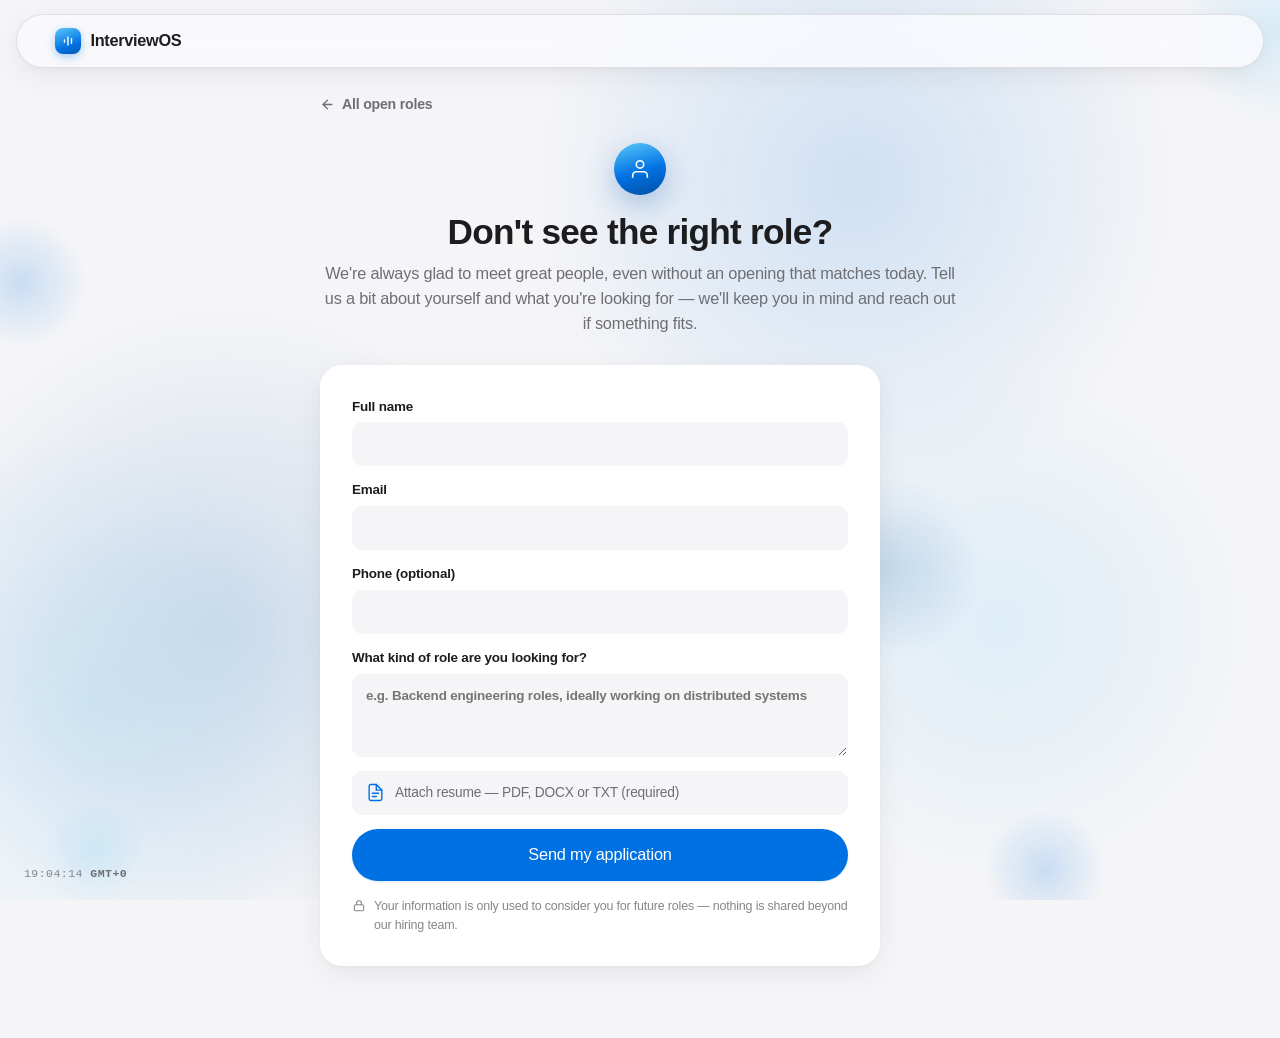
<file: static/apply_general.html>
<!DOCTYPE html>
<html lang="en">
<head>
<meta charset="utf-8">
<meta name="viewport" content="width=device-width, initial-scale=1">
<link rel="icon" type="image/svg+xml" href="/static/favicon.svg">
<title>Tell us about yourself — InterviewOS</title>
<link rel="stylesheet" href="/static/theme.css?v=26">
<style>
  main { display: flex; flex-direction: column; align-items: center; padding: 0 20px clamp(60px, 8vh, 100px); }

  .subbar { width: 100%; max-width: 640px; padding: 18px 0 6px; }
  .back-link {
    display: inline-flex; align-items: center; gap: 7px;
    color: var(--text-2); text-decoration: none; font-size: .88rem; font-weight: 600;
    padding: 8px 14px 8px 10px; border-radius: 999px; margin-left: -10px;
    transition: background .18s var(--ease), color .18s var(--ease), transform .15s var(--ease);
  }
  .back-link:hover { background: var(--fill-2); color: var(--text); transform: translateX(-2px); }
  .back-link svg { flex: none; }

  .page-hero { width: 100%; max-width: 640px; padding: 14px 0 28px; text-align: center; }
  .page-hero .icon {
    width: 52px; height: 52px; border-radius: 50%; margin: 0 auto 18px;
    display: grid; place-items: center;
    background: linear-gradient(165deg, #5ac8fa 0%, #0071e3 55%, #004fa3 100%);
    box-shadow: 0 10px 30px rgba(0, 90, 180, .3); color: #fff;
  }
  .page-hero h1 { font-size: clamp(1.7rem, 3.4vw, 2.2rem); margin-bottom: 10px; }
  .page-hero p { color: var(--text-2); font-size: 1.02rem; line-height: 1.55; }

  .form-card { width: 100%; max-width: 560px; background: var(--surface); border-radius: var(--radius-lg); box-shadow: var(--shadow-2); padding: 32px; }
  #apply-form { display: flex; flex-direction: column; gap: 14px; }
  .field { display: flex; flex-direction: column; gap: 6px; font-size: .84rem; font-weight: 600; color: var(--text); }
  .field input, .field textarea {
    background: var(--fill); border: 1px solid transparent; border-radius: var(--radius-sm);
    color: var(--text); padding: 11px 13px; min-height: 44px; font: inherit;
    transition: background .2s var(--ease), border-color .2s var(--ease), box-shadow .2s var(--ease);
  }
  .field textarea { resize: vertical; }
  .field input:focus, .field textarea:focus { background: var(--surface); border-color: var(--blue); box-shadow: 0 0 0 4px rgba(0,113,227,.14); outline: none; }
  .dropzone {
    display: flex; align-items: center; gap: 10px;
    border-radius: var(--radius-sm); padding: 12px 14px; cursor: pointer;
    color: var(--text-2); font-size: .86rem; background: var(--fill);
    transition: background .2s var(--ease), transform .18s var(--ease), box-shadow .18s var(--ease);
  }
  .dropzone:hover { background: var(--blue-soft); transform: translateY(-1px); box-shadow: 0 6px 18px rgba(0, 113, 227, .16); }
  .dropzone svg { flex: none; color: var(--blue); }
  .dropzone input { display: none; }
  .err { color: var(--red-deep); font-size: .86rem; line-height: 1.4; }
  .privacy-note { display: flex; align-items: flex-start; gap: 8px; margin-top: 16px; font-size: .78rem; color: var(--text-3); line-height: 1.5; }
  .privacy-note svg { flex: none; margin-top: 2px; color: var(--text-3); }

  .done-card { width: 100%; max-width: 520px; background: var(--surface); border-radius: var(--radius-lg); box-shadow: var(--shadow-2); padding: 44px; text-align: center; }
  .done-card .glyph {
    width: 64px; height: 64px; border-radius: 50%; margin: 0 auto 20px; display: grid; place-items: center;
    background: linear-gradient(165deg, #6ee7a0, var(--green-deep)); box-shadow: 0 10px 30px rgba(36,138,61,.3); color: #fff;
  }
  .done-card h1 { font-size: 1.6rem; margin-bottom: 10px; }
  .done-card > p { color: var(--text-2); line-height: 1.55; margin-bottom: 28px; }
</style>
</head>
<body>
  <canvas id="fx-canvas" aria-hidden="true"></canvas>
  <div class="hud hud-left" id="hud-clock" aria-hidden="true"></div>
  <div class="hud hud-right" id="hud-coords" aria-hidden="true">X 0000&nbsp;&nbsp;Y 0000</div>
  <div id="cursor-dot" aria-hidden="true"></div>

  <header class="topnav">
    <a class="brand" href="/apply">
      <span class="mark">
        <svg width="14" height="14" viewBox="0 0 24 24" fill="none" stroke="currentColor" stroke-width="2.4" stroke-linecap="round" aria-hidden="true">
          <path d="M6 10v4"/><path d="M12 5v14"/><path d="M18 8v8"/>
        </svg>
      </span>
      InterviewOS
    </a>
    <div class="spacer"></div>
  </header>

  <main>
    <div class="subbar">
      <a href="/apply" class="back-link">
        <svg width="15" height="15" viewBox="0 0 24 24" fill="none" stroke="currentColor" stroke-width="2.2" stroke-linecap="round" stroke-linejoin="round" aria-hidden="true"><path d="M19 12H5"/><path d="M12 19l-7-7 7-7"/></svg>
        All open roles
      </a>
    </div>

    <div id="form-view">
      <div class="page-hero">
        <div class="icon">
          <svg width="22" height="22" viewBox="0 0 24 24" fill="none" stroke="currentColor" stroke-width="1.8" stroke-linecap="round" stroke-linejoin="round" aria-hidden="true"><path d="M20 21v-2a4 4 0 0 0-4-4H8a4 4 0 0 0-4 4v2"/><circle cx="12" cy="7" r="4"/></svg>
        </div>
        <h1>Don't see the right role?</h1>
        <p>We're always glad to meet great people, even without an opening that matches today. Tell us a bit about yourself and what you're looking for — we'll keep you in mind and reach out if something fits.</p>
      </div>

      <div class="form-card">
        <form id="apply-form">
          <label class="field">Full name
            <input type="text" name="applicant_name" autocomplete="name" required>
          </label>
          <label class="field">Email
            <input type="email" name="applicant_email" autocomplete="email" required>
          </label>
          <label class="field">Phone (optional)
            <input type="tel" name="applicant_phone" autocomplete="tel">
          </label>
          <label class="field">What kind of role are you looking for?
            <textarea name="cover_note" rows="3" placeholder="e.g. Backend engineering roles, ideally working on distributed systems" required></textarea>
          </label>
          <label class="dropzone" id="resume-drop">
            <svg width="19" height="19" viewBox="0 0 24 24" fill="none" stroke="currentColor" stroke-width="1.8" stroke-linecap="round" aria-hidden="true"><path d="M13 2H6a2 2 0 0 0-2 2v16a2 2 0 0 0 2 2h12a2 2 0 0 0 2-2V9z"/><path d="M13 2v7h7"/><path d="M8 13h8M8 17h5"/></svg>
            <span data-empty="Attach resume — PDF, DOCX or TXT (required)">Attach resume — PDF, DOCX or TXT (required)</span>
            <input type="file" name="resume_file" accept=".pdf,.docx,.txt,.md" required>
          </label>
          <div class="err" id="apply-err" role="alert" hidden></div>
          <button type="submit" class="btn-primary" id="apply-submit" style="width:100%;">Send my application</button>
        </form>
        <div class="privacy-note">
          <svg width="14" height="14" viewBox="0 0 24 24" fill="none" stroke="currentColor" stroke-width="1.8" stroke-linecap="round" aria-hidden="true"><rect x="4" y="10" width="16" height="10" rx="2"/><path d="M8 10V7a4 4 0 0 1 8 0v3"/></svg>
          <span>Your information is only used to consider you for future roles — nothing is shared beyond our hiring team.</span>
        </div>
      </div>
    </div>

    <section class="done-card" id="done-card" hidden>
      <div class="glyph">
        <svg width="26" height="26" viewBox="0 0 24 24" fill="none" stroke="currentColor" stroke-width="2" stroke-linecap="round" aria-hidden="true"><path d="M20 6L9 17l-5-5"/></svg>
      </div>
      <h1>Thanks, <span id="done-name">there</span></h1>
      <p>We've got your details on file. There's no open role that matches right now, but we genuinely do reach out when one comes up — so this isn't a black hole.</p>
      <a class="btn-secondary" href="/apply" style="width:100%;">Browse current open roles</a>
    </section>
  </main>

  <script src="/static/apply_general.js?v=1"></script>
  <script src="/static/fx.js?v=11"></script>
</body>
</html>
</file>
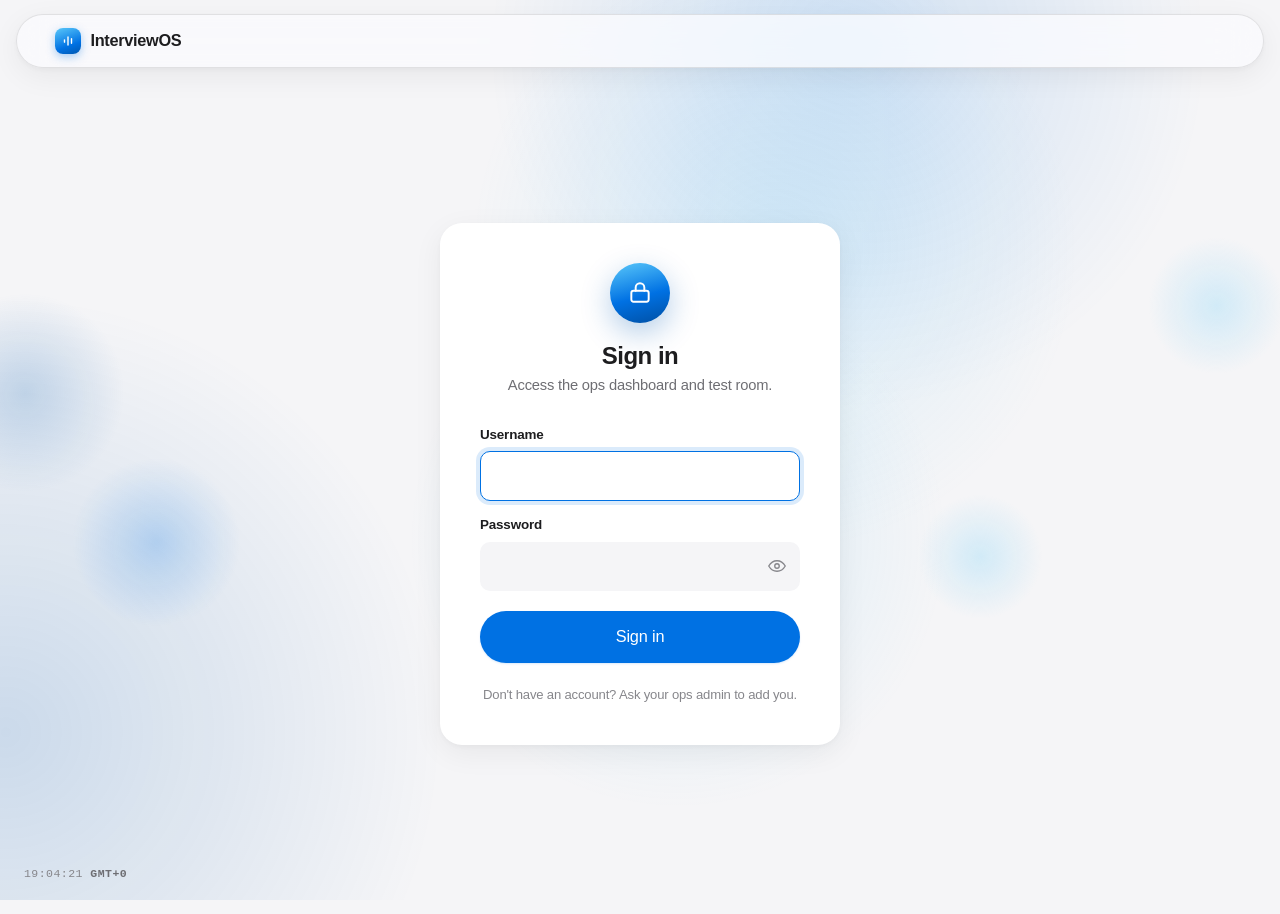
<file: static/login.html>
<!DOCTYPE html>
<html lang="en">
<head>
<meta charset="utf-8">
<meta name="viewport" content="width=device-width, initial-scale=1">
<link rel="icon" type="image/svg+xml" href="/static/favicon.svg">
<title>Sign in — InterviewOS</title>
<link rel="stylesheet" href="/static/theme.css?v=26">
<style>
  main { display: flex; align-items: center; justify-content: center; min-height: calc(100dvh - 68px); padding: 20px; }

  .card {
    width: 100%; max-width: 400px;
    background: var(--surface);
    border-radius: var(--radius-lg);
    box-shadow: var(--shadow-2);
    padding: 40px;
    text-align: center;
    animation: step-in .38s var(--ease);
  }

  .glyph {
    width: 60px; height: 60px; border-radius: 50%; margin: 0 auto 20px;
    display: grid; place-items: center;
    background: linear-gradient(165deg, #5ac8fa 0%, #0071e3 55%, #004fa3 100%);
    box-shadow: 0 10px 30px rgba(0, 90, 180, .3);
    color: #fff;
  }

  .card h1 { font-size: 1.5rem; margin-bottom: 6px; }
  .card .sub { color: var(--text-2); font-size: .92rem; margin-bottom: 28px; }

  form { display: flex; flex-direction: column; gap: 14px; text-align: left; }
  .field { display: flex; flex-direction: column; gap: 7px; font-size: .84rem; font-weight: 600; color: var(--text); }
  .field input {
    background: var(--fill); border: 1px solid transparent; border-radius: var(--radius-sm);
    color: var(--text); padding: 12px 14px; min-height: 46px; font-weight: 400; font-size: 1rem;
    transition: background .2s var(--ease), border-color .2s var(--ease), box-shadow .2s var(--ease);
  }
  .field input:hover { background: var(--fill-2); }
  .field input:focus {
    background: var(--surface); border-color: var(--blue);
    box-shadow: 0 0 0 4px rgba(0, 113, 227, .14); outline: none;
  }

  .pw-wrap { position: relative; }
  .pw-wrap input { width: 100%; padding-right: 44px; }
  .pw-toggle {
    position: absolute; right: 4px; top: 50%; transform: translateY(-50%);
    width: 38px; height: 38px; border: 0; background: transparent; border-radius: 8px;
    display: grid; place-items: center; color: var(--text-3);
    transition: color .2s var(--ease), background .2s var(--ease);
  }
  .pw-toggle:hover { color: var(--text-2); background: var(--fill-2); }

  #submit-btn { margin-top: 6px; width: 100%; }

  .err {
    display: flex; align-items: center; gap: 8px;
    background: rgba(255, 59, 48, .1); color: var(--red-deep);
    border-radius: var(--radius-sm); padding: 11px 13px; font-size: .86rem; line-height: 1.4;
    animation: step-in .3s var(--ease);
  }
  .err svg { flex: none; }

  .hint { text-align: center; color: var(--text-3); font-size: .82rem; margin-top: 22px; line-height: 1.5; }

  .card { perspective: 900px; }
</style>
</head>
<body>
  <canvas id="fx-canvas" aria-hidden="true"></canvas>
  <div class="hud hud-left" id="hud-clock" aria-hidden="true"></div>
  <div class="hud hud-right" id="hud-coords" aria-hidden="true">X 0000&nbsp;&nbsp;Y 0000</div>
  <div id="cursor-dot" aria-hidden="true"></div>

  <header class="topnav">
    <a class="brand" href="/login" style="pointer-events:none;">
      <span class="mark">
        <svg width="14" height="14" viewBox="0 0 24 24" fill="none" stroke="currentColor" stroke-width="2.4" stroke-linecap="round" aria-hidden="true">
          <path d="M6 10v4"/><path d="M12 5v14"/><path d="M18 8v8"/>
        </svg>
      </span>
      InterviewOS
    </a>
    <div class="spacer"></div>
  </header>

  <main>
    <section class="card">
      <div class="glyph">
        <svg width="26" height="26" viewBox="0 0 24 24" fill="none" stroke="currentColor" stroke-width="1.8" stroke-linecap="round" aria-hidden="true">
          <rect x="4" y="10" width="16" height="10" rx="2"/><path d="M8 10V7a4 4 0 0 1 8 0v3"/>
        </svg>
      </div>
      <h1>Sign in</h1>
      <p class="sub">Access the ops dashboard and test room.</p>

      <form id="login-form" autocomplete="on">
        <label class="field">Username
          <input type="text" name="username" autocomplete="username" required autofocus>
        </label>
        <label class="field">Password
          <div class="pw-wrap">
            <input type="password" name="password" id="pw-input" autocomplete="current-password" required>
            <button type="button" class="pw-toggle" id="pw-toggle" aria-label="Show password" aria-pressed="false">
              <svg width="18" height="18" viewBox="0 0 24 24" fill="none" stroke="currentColor" stroke-width="1.8" stroke-linecap="round" aria-hidden="true">
                <path d="M1 12s4-7 11-7 11 7 11 7-4 7-11 7-11-7-11-7z"/><circle cx="12" cy="12" r="3"/>
              </svg>
            </button>
          </div>
        </label>
        <div class="err" id="err" role="alert" aria-live="polite" hidden>
          <svg width="16" height="16" viewBox="0 0 24 24" fill="none" stroke="currentColor" stroke-width="2" stroke-linecap="round" aria-hidden="true"><circle cx="12" cy="12" r="10"/><path d="M12 8v5"/><path d="M12 16h.01"/></svg>
          <span id="err-text">Invalid username or password.</span>
        </div>
        <button type="submit" class="btn-primary" id="submit-btn">Sign in</button>
      </form>

      <p class="hint">Don't have an account? Ask your ops admin to add you.</p>
    </section>
  </main>

  <script src="/static/login.js?v=2"></script>
  <script src="/static/fx.js?v=11"></script>
  <script>window.fxWordReveal(document.querySelector(".card h1"));</script>
</body>
</html>
</file>
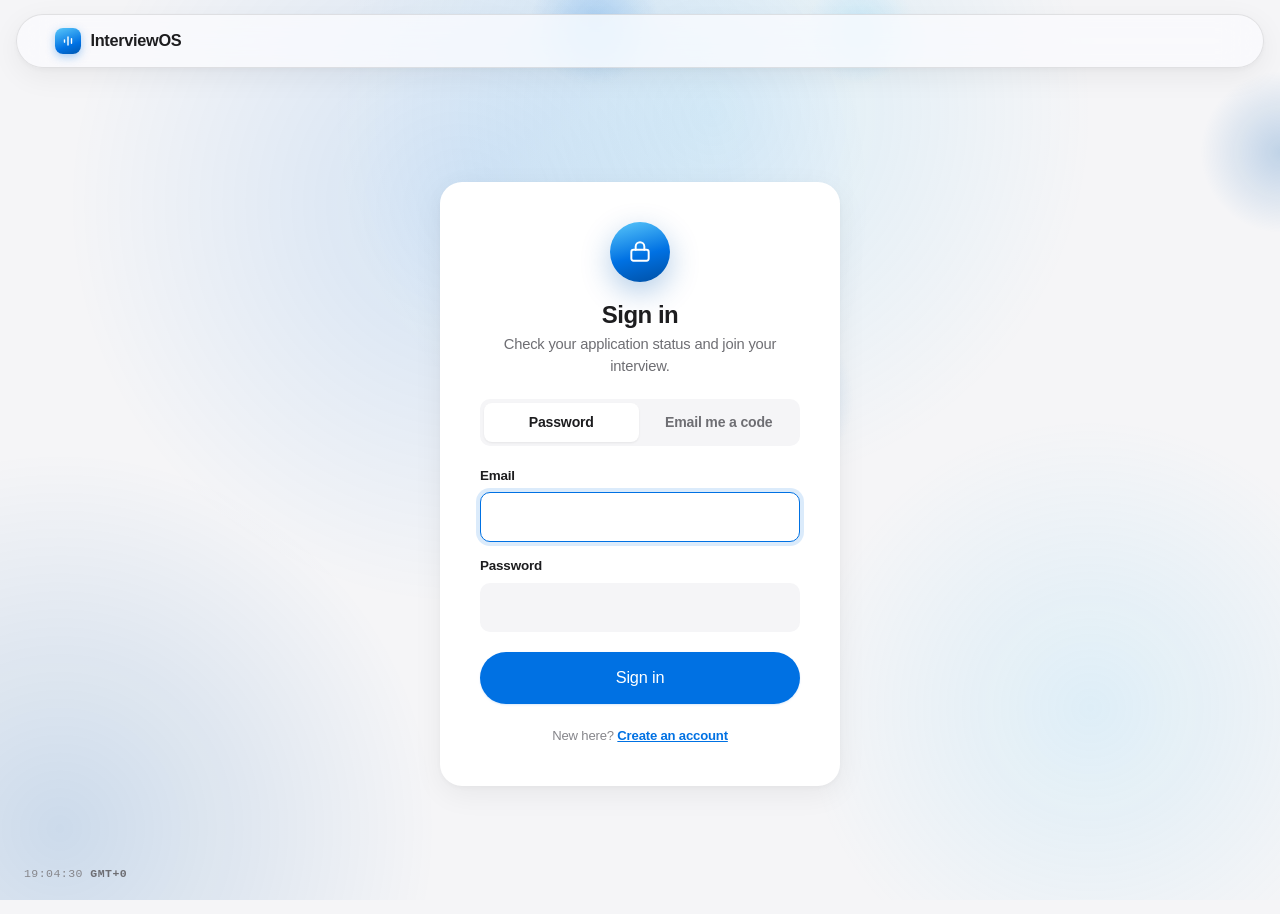
<file: static/portal_login.html>
<!DOCTYPE html>
<html lang="en">
<head>
<meta charset="utf-8">
<meta name="viewport" content="width=device-width, initial-scale=1">
<link rel="icon" type="image/svg+xml" href="/static/favicon.svg">
<title>Sign in — InterviewOS</title>
<link rel="stylesheet" href="/static/theme.css?v=26">
<style>
  main { display: flex; align-items: center; justify-content: center; min-height: calc(100dvh - 68px); padding: 20px; }

  .card {
    width: 100%; max-width: 400px;
    background: var(--surface);
    border-radius: var(--radius-lg);
    box-shadow: var(--shadow-2);
    padding: 40px;
    text-align: center;
    animation: step-in .38s var(--ease);
  }

  .glyph {
    width: 60px; height: 60px; border-radius: 50%; margin: 0 auto 20px;
    display: grid; place-items: center;
    background: linear-gradient(165deg, #5ac8fa 0%, #0071e3 55%, #004fa3 100%);
    box-shadow: 0 10px 30px rgba(0, 90, 180, .3);
    color: #fff;
  }

  .card h1 { font-size: 1.5rem; margin-bottom: 6px; }
  .card .sub { color: var(--text-2); font-size: .92rem; margin-bottom: 22px; }

  .mode-toggle { margin-bottom: 20px; text-align: left; }

  form { display: flex; flex-direction: column; gap: 14px; text-align: left; }
  .field { display: flex; flex-direction: column; gap: 7px; font-size: .84rem; font-weight: 600; color: var(--text); }
  .field input {
    background: var(--fill); border: 1px solid transparent; border-radius: var(--radius-sm);
    color: var(--text); padding: 12px 14px; min-height: 46px; font-weight: 400; font-size: 1rem;
    transition: background .2s var(--ease), border-color .2s var(--ease), box-shadow .2s var(--ease);
  }
  .field input:hover { background: var(--fill-2); }
  .field input:focus {
    background: var(--surface); border-color: var(--blue);
    box-shadow: 0 0 0 4px rgba(0, 113, 227, .14); outline: none;
  }

  #submit-btn, #code-request-btn, #code-verify-btn { margin-top: 6px; width: 100%; }

  .err {
    display: flex; align-items: center; gap: 8px;
    background: rgba(255, 59, 48, .1); color: var(--red-deep);
    border-radius: var(--radius-sm); padding: 11px 13px; font-size: .86rem; line-height: 1.4;
    animation: step-in .3s var(--ease);
  }
  .err svg { flex: none; }

  .info-msg {
    background: var(--blue-soft); color: var(--blue);
    border-radius: var(--radius-sm); padding: 11px 13px; font-size: .86rem; line-height: 1.4;
    animation: step-in .3s var(--ease);
  }

  .hint { text-align: center; color: var(--text-3); font-size: .82rem; margin-top: 22px; line-height: 1.5; }
  .hint a { color: var(--blue); font-weight: 600; }
  .link-btn {
    background: none; border: 0; color: var(--blue); font-weight: 600; font-size: .84rem;
    cursor: pointer; padding: 0; text-align: left;
  }

  .card { perspective: 900px; }
</style>
</head>
<body>
  <canvas id="fx-canvas" aria-hidden="true"></canvas>
  <div class="hud hud-left" id="hud-clock" aria-hidden="true"></div>
  <div class="hud hud-right" id="hud-coords" aria-hidden="true">X 0000&nbsp;&nbsp;Y 0000</div>
  <div id="cursor-dot" aria-hidden="true"></div>

  <header class="topnav">
    <a class="brand" href="/apply" style="pointer-events:none;">
      <span class="mark">
        <svg width="14" height="14" viewBox="0 0 24 24" fill="none" stroke="currentColor" stroke-width="2.4" stroke-linecap="round" aria-hidden="true">
          <path d="M6 10v4"/><path d="M12 5v14"/><path d="M18 8v8"/>
        </svg>
      </span>
      InterviewOS
    </a>
    <div class="spacer"></div>
  </header>

  <main>
    <section class="card">
      <div class="glyph">
        <svg width="26" height="26" viewBox="0 0 24 24" fill="none" stroke="currentColor" stroke-width="1.8" stroke-linecap="round" aria-hidden="true">
          <rect x="4" y="10" width="16" height="10" rx="2"/><path d="M8 10V7a4 4 0 0 1 8 0v3"/>
        </svg>
      </div>
      <h1>Sign in</h1>
      <p class="sub">Check your application status and join your interview.</p>

      <div class="mode-toggle segmented">
        <input type="radio" name="mode" id="mode-password" checked>
        <label for="mode-password"><b>Password</b></label>
        <input type="radio" name="mode" id="mode-code">
        <label for="mode-code"><b>Email me a code</b></label>
      </div>

      <form id="password-form" autocomplete="on">
        <label class="field">Email
          <input type="email" name="email" autocomplete="email" required autofocus>
        </label>
        <label class="field">Password
          <input type="password" name="password" autocomplete="current-password" required>
        </label>
        <div class="err" id="pw-err" role="alert" aria-live="polite" hidden>
          <svg width="16" height="16" viewBox="0 0 24 24" fill="none" stroke="currentColor" stroke-width="2" stroke-linecap="round" aria-hidden="true"><circle cx="12" cy="12" r="10"/><path d="M12 8v5"/><path d="M12 16h.01"/></svg>
          <span id="pw-err-text">Invalid email or password.</span>
        </div>
        <button type="submit" class="btn-primary" id="submit-btn">Sign in</button>
      </form>

      <form id="code-request-form" autocomplete="on" hidden>
        <label class="field">Email
          <input type="email" name="email" autocomplete="email" required>
        </label>
        <div class="err" id="code-req-err" role="alert" hidden>
          <svg width="16" height="16" viewBox="0 0 24 24" fill="none" stroke="currentColor" stroke-width="2" stroke-linecap="round" aria-hidden="true"><circle cx="12" cy="12" r="10"/><path d="M12 8v5"/><path d="M12 16h.01"/></svg>
          <span id="code-req-err-text">Something went wrong.</span>
        </div>
        <button type="submit" class="btn-primary" id="code-request-btn">Send code</button>
      </form>

      <form id="code-verify-form" autocomplete="off" hidden>
        <p class="info-msg" id="code-sent-msg"></p>
        <label class="field">6-digit code
          <input type="text" name="code" inputmode="numeric" pattern="[0-9]*" maxlength="6" autocomplete="one-time-code" required autofocus>
        </label>
        <div class="err" id="code-verify-err" role="alert" hidden>
          <svg width="16" height="16" viewBox="0 0 24 24" fill="none" stroke="currentColor" stroke-width="2" stroke-linecap="round" aria-hidden="true"><circle cx="12" cy="12" r="10"/><path d="M12 8v5"/><path d="M12 16h.01"/></svg>
          <span id="code-verify-err-text">Invalid or expired code.</span>
        </div>
        <button type="submit" class="btn-primary" id="code-verify-btn">Verify &amp; sign in</button>
        <button type="button" class="link-btn" id="code-back-btn" style="margin-top:10px;">Use a different email</button>
      </form>

      <p class="hint">New here? <a href="/portal/signup">Create an account</a></p>
    </section>
  </main>

  <script src="/static/portal_login.js?v=1"></script>
  <script src="/static/fx.js?v=11"></script>
  <script>window.fxWordReveal(document.querySelector(".card h1"));</script>
</body>
</html>
</file>
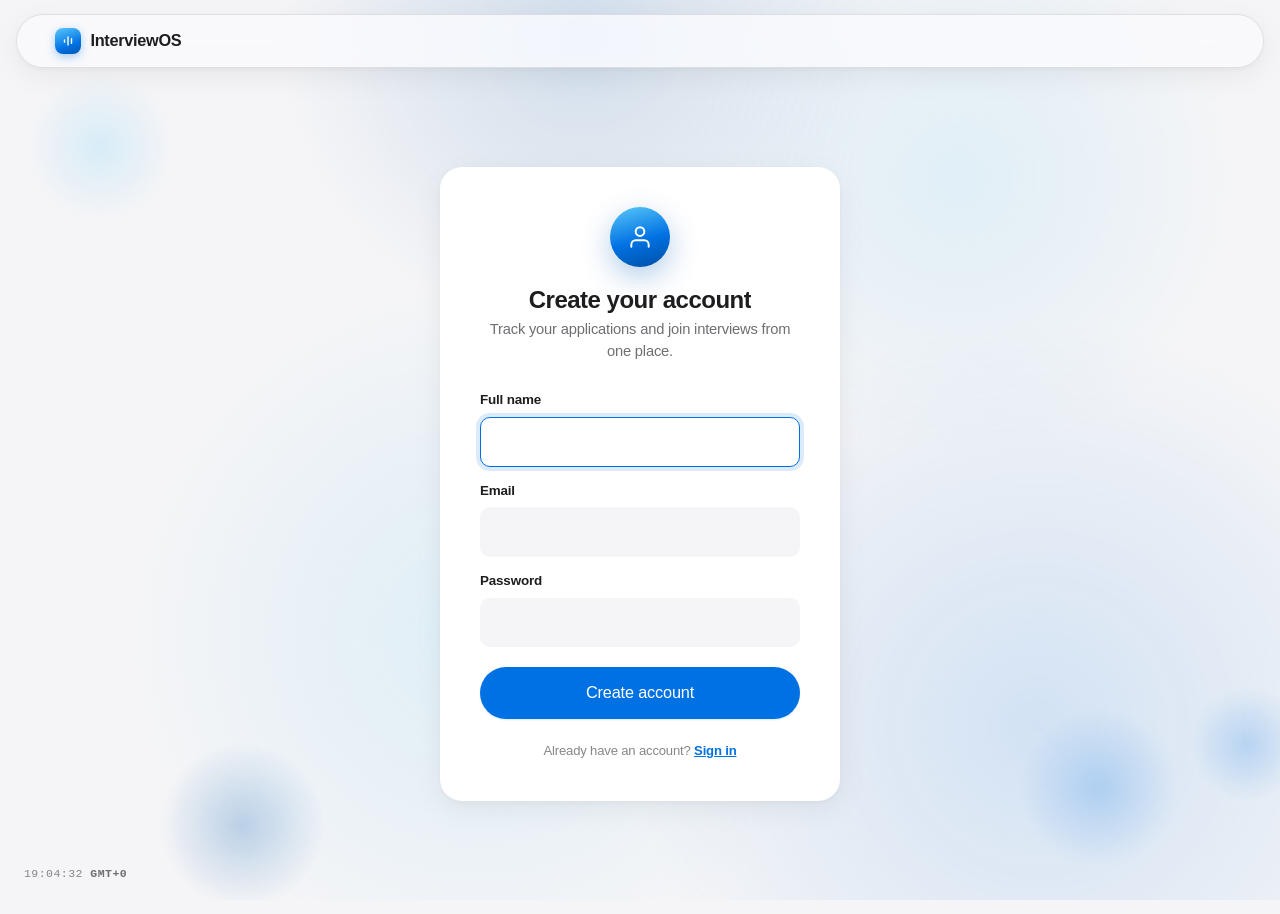
<file: static/portal_signup.html>
<!DOCTYPE html>
<html lang="en">
<head>
<meta charset="utf-8">
<meta name="viewport" content="width=device-width, initial-scale=1">
<link rel="icon" type="image/svg+xml" href="/static/favicon.svg">
<title>Create your account — InterviewOS</title>
<link rel="stylesheet" href="/static/theme.css?v=26">
<style>
  main { display: flex; align-items: center; justify-content: center; min-height: calc(100dvh - 68px); padding: 20px; }

  .card {
    width: 100%; max-width: 400px;
    background: var(--surface);
    border-radius: var(--radius-lg);
    box-shadow: var(--shadow-2);
    padding: 40px;
    text-align: center;
    animation: step-in .38s var(--ease);
  }

  .glyph {
    width: 60px; height: 60px; border-radius: 50%; margin: 0 auto 20px;
    display: grid; place-items: center;
    background: linear-gradient(165deg, #5ac8fa 0%, #0071e3 55%, #004fa3 100%);
    box-shadow: 0 10px 30px rgba(0, 90, 180, .3);
    color: #fff;
  }

  .card h1 { font-size: 1.5rem; margin-bottom: 6px; }
  .card .sub { color: var(--text-2); font-size: .92rem; margin-bottom: 28px; }

  form { display: flex; flex-direction: column; gap: 14px; text-align: left; }
  .field { display: flex; flex-direction: column; gap: 7px; font-size: .84rem; font-weight: 600; color: var(--text); }
  .field input {
    background: var(--fill); border: 1px solid transparent; border-radius: var(--radius-sm);
    color: var(--text); padding: 12px 14px; min-height: 46px; font-weight: 400; font-size: 1rem;
    transition: background .2s var(--ease), border-color .2s var(--ease), box-shadow .2s var(--ease);
  }
  .field input:hover { background: var(--fill-2); }
  .field input:focus {
    background: var(--surface); border-color: var(--blue);
    box-shadow: 0 0 0 4px rgba(0, 113, 227, .14); outline: none;
  }

  #submit-btn { margin-top: 6px; width: 100%; }

  .err {
    display: flex; align-items: center; gap: 8px;
    background: rgba(255, 59, 48, .1); color: var(--red-deep);
    border-radius: var(--radius-sm); padding: 11px 13px; font-size: .86rem; line-height: 1.4;
    animation: step-in .3s var(--ease);
  }
  .err svg { flex: none; }

  .hint { text-align: center; color: var(--text-3); font-size: .82rem; margin-top: 22px; line-height: 1.5; }
  .hint a { color: var(--blue); font-weight: 600; }

  .card { perspective: 900px; }
</style>
</head>
<body>
  <canvas id="fx-canvas" aria-hidden="true"></canvas>
  <div class="hud hud-left" id="hud-clock" aria-hidden="true"></div>
  <div class="hud hud-right" id="hud-coords" aria-hidden="true">X 0000&nbsp;&nbsp;Y 0000</div>
  <div id="cursor-dot" aria-hidden="true"></div>

  <header class="topnav">
    <a class="brand" href="/apply" style="pointer-events:none;">
      <span class="mark">
        <svg width="14" height="14" viewBox="0 0 24 24" fill="none" stroke="currentColor" stroke-width="2.4" stroke-linecap="round" aria-hidden="true">
          <path d="M6 10v4"/><path d="M12 5v14"/><path d="M18 8v8"/>
        </svg>
      </span>
      InterviewOS
    </a>
    <div class="spacer"></div>
  </header>

  <main>
    <section class="card">
      <div class="glyph">
        <svg width="26" height="26" viewBox="0 0 24 24" fill="none" stroke="currentColor" stroke-width="1.8" stroke-linecap="round" aria-hidden="true">
          <path d="M20 21v-2a4 4 0 0 0-4-4H8a4 4 0 0 0-4 4v2"/><circle cx="12" cy="7" r="4"/>
        </svg>
      </div>
      <h1>Create your account</h1>
      <p class="sub">Track your applications and join interviews from one place.</p>

      <form id="signup-form" autocomplete="on">
        <label class="field">Full name
          <input type="text" name="name" autocomplete="name" required autofocus>
        </label>
        <label class="field">Email
          <input type="email" name="email" autocomplete="email" required>
        </label>
        <label class="field">Password
          <input type="password" name="password" autocomplete="new-password" minlength="8" required>
        </label>
        <div class="err" id="err" role="alert" aria-live="polite" hidden>
          <svg width="16" height="16" viewBox="0 0 24 24" fill="none" stroke="currentColor" stroke-width="2" stroke-linecap="round" aria-hidden="true"><circle cx="12" cy="12" r="10"/><path d="M12 8v5"/><path d="M12 16h.01"/></svg>
          <span id="err-text">Something went wrong.</span>
        </div>
        <button type="submit" class="btn-primary" id="submit-btn">Create account</button>
      </form>

      <p class="hint">Already have an account? <a href="/portal/login">Sign in</a></p>
    </section>
  </main>

  <script src="/static/portal_signup.js?v=1"></script>
  <script src="/static/fx.js?v=11"></script>
  <script>window.fxWordReveal(document.querySelector(".card h1"));</script>
</body>
</html>
</file>
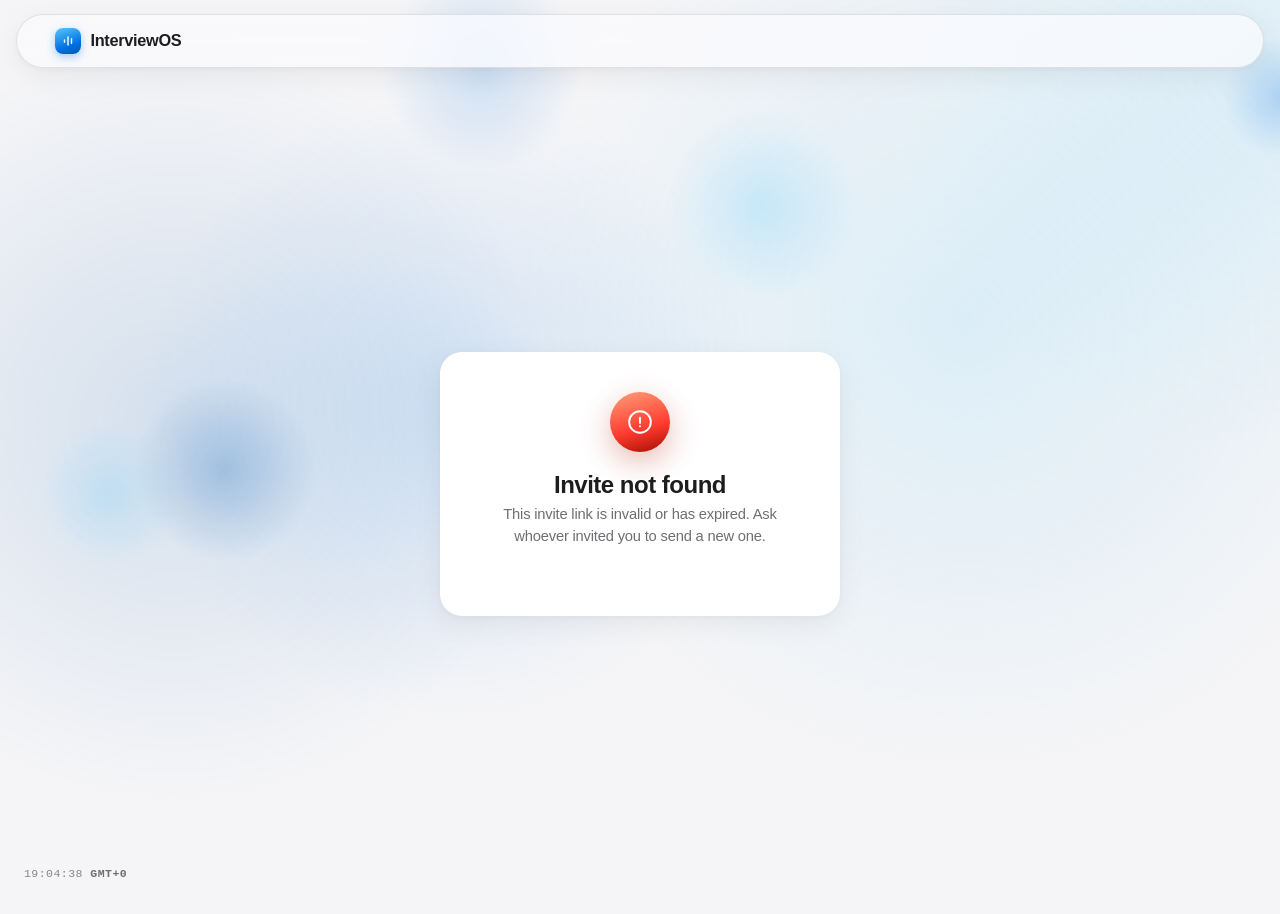
<file: static/team_signup.html>
<!DOCTYPE html>
<html lang="en">
<head>
<meta charset="utf-8">
<meta name="viewport" content="width=device-width, initial-scale=1">
<link rel="icon" type="image/svg+xml" href="/static/favicon.svg">
<title>Join the team — InterviewOS</title>
<link rel="stylesheet" href="/static/theme.css?v=26">
<style>
  main { display: flex; align-items: center; justify-content: center; min-height: calc(100dvh - 68px); padding: 20px; }

  .card {
    width: 100%; max-width: 400px;
    background: var(--surface);
    border-radius: var(--radius-lg);
    box-shadow: var(--shadow-2);
    padding: 40px;
    text-align: center;
    animation: step-in .38s var(--ease);
  }

  .glyph {
    width: 60px; height: 60px; border-radius: 50%; margin: 0 auto 20px;
    display: grid; place-items: center;
    background: linear-gradient(165deg, #5ac8fa 0%, #0071e3 55%, #004fa3 100%);
    box-shadow: 0 10px 30px rgba(0, 90, 180, .3);
    color: #fff;
  }

  .card h1 { font-size: 1.5rem; margin-bottom: 6px; }
  .card .sub { color: var(--text-2); font-size: .92rem; margin-bottom: 28px; }

  form { display: flex; flex-direction: column; gap: 14px; text-align: left; }
  .field { display: flex; flex-direction: column; gap: 7px; font-size: .84rem; font-weight: 600; color: var(--text); }
  .field input {
    background: var(--fill); border: 1px solid transparent; border-radius: var(--radius-sm);
    color: var(--text); padding: 12px 14px; min-height: 46px; font-weight: 400; font-size: 1rem;
    transition: background .2s var(--ease), border-color .2s var(--ease), box-shadow .2s var(--ease);
  }
  .field input:hover { background: var(--fill-2); }
  .field input:focus {
    background: var(--surface); border-color: var(--blue);
    box-shadow: 0 0 0 4px rgba(0, 113, 227, .14); outline: none;
  }
  .field input:disabled { color: var(--text-3); cursor: default; }

  #submit-btn { margin-top: 6px; width: 100%; }

  .err {
    display: flex; align-items: center; gap: 8px;
    background: rgba(255, 59, 48, .1); color: var(--red-deep);
    border-radius: var(--radius-sm); padding: 11px 13px; font-size: .86rem; line-height: 1.4;
    animation: step-in .3s var(--ease);
  }
  .err svg { flex: none; }

  .card { perspective: 900px; }
</style>
</head>
<body>
  <canvas id="fx-canvas" aria-hidden="true"></canvas>
  <div class="hud hud-left" id="hud-clock" aria-hidden="true"></div>
  <div class="hud hud-right" id="hud-coords" aria-hidden="true">X 0000&nbsp;&nbsp;Y 0000</div>
  <div id="cursor-dot" aria-hidden="true"></div>

  <header class="topnav">
    <a class="brand" href="/login" style="pointer-events:none;">
      <span class="mark">
        <svg width="14" height="14" viewBox="0 0 24 24" fill="none" stroke="currentColor" stroke-width="2.4" stroke-linecap="round" aria-hidden="true">
          <path d="M6 10v4"/><path d="M12 5v14"/><path d="M18 8v8"/>
        </svg>
      </span>
      InterviewOS
    </a>
    <div class="spacer"></div>
  </header>

  <main>
    <section class="card" id="invalid-card" hidden>
      <div class="glyph" style="background: linear-gradient(165deg, #ff9f7a 0%, #ff3b30 60%, #a30d00 100%); box-shadow: 0 10px 30px rgba(180, 30, 0, .3);">
        <svg width="26" height="26" viewBox="0 0 24 24" fill="none" stroke="currentColor" stroke-width="1.8" stroke-linecap="round" aria-hidden="true"><circle cx="12" cy="12" r="10"/><path d="M12 8v5"/><path d="M12 16h.01"/></svg>
      </div>
      <h1>Invite not found</h1>
      <p class="sub">This invite link is invalid or has expired. Ask whoever invited you to send a new one.</p>
    </section>

    <section class="card" id="form-card" hidden>
      <div class="glyph">
        <svg width="26" height="26" viewBox="0 0 24 24" fill="none" stroke="currentColor" stroke-width="1.8" stroke-linecap="round" aria-hidden="true">
          <path d="M20 21v-2a4 4 0 0 0-4-4H8a4 4 0 0 0-4 4v2"/><circle cx="12" cy="7" r="4"/>
        </svg>
      </div>
      <h1>Join the team</h1>
      <p class="sub" id="invite-sub">You've been invited to join.</p>

      <form id="signup-form" autocomplete="on">
        <label class="field">Email
          <input type="email" id="email-input" disabled>
        </label>
        <label class="field">Full name
          <input type="text" name="name" autocomplete="name" required autofocus>
        </label>
        <label class="field">Password
          <input type="password" name="password" autocomplete="new-password" minlength="8" required>
        </label>
        <label class="field">Confirm password
          <input type="password" name="confirm_password" autocomplete="new-password" minlength="8" required>
        </label>
        <div class="err" id="err" role="alert" aria-live="polite" hidden>
          <svg width="16" height="16" viewBox="0 0 24 24" fill="none" stroke="currentColor" stroke-width="2" stroke-linecap="round" aria-hidden="true"><circle cx="12" cy="12" r="10"/><path d="M12 8v5"/><path d="M12 16h.01"/></svg>
          <span id="err-text">Something went wrong.</span>
        </div>
        <button type="submit" class="btn-primary" id="submit-btn">Create account</button>
      </form>
    </section>
  </main>

  <script src="/static/team_signup.js?v=1"></script>
  <script src="/static/fx.js?v=11"></script>
</body>
</html>
</file>
<file: static/theme.css>
/* IDC Interviewer — Apple-inspired design language.
   SF Pro (system stack) · #F5F5F7 canvas · hairlines · one blue accent */

:root {
  color-scheme: light;
  --bg: #f5f5f7;
  --surface: #ffffff;
  --fill: #f5f5f7;            /* input & control fill */
  --fill-2: #e8e8ed;          /* pressed / active fill */
  --hairline: rgba(0, 0, 0, .1);
  --text: #1d1d1f;
  --text-2: #6e6e73;
  --text-3: #86868b;
  --blue: #0071e3;
  --blue-hover: #0077ed;
  --blue-soft: #eaf3fe;
  --green: #34c759;
  --green-deep: #248a3d;
  --orange: #ff9500;
  --orange-deep: #c93400;
  --red: #ff3b30;
  --red-deep: #d70015;
  --radius-sm: 10px;
  --radius: 14px;
  --radius-lg: 22px;
  --shadow-1: 0 1px 3px rgba(0, 0, 0, .04), 0 1px 2px rgba(0, 0, 0, .03);
  --shadow-2: 0 8px 30px rgba(0, 0, 0, .06), 0 2px 6px rgba(0, 0, 0, .04);
  --shadow-3: 0 20px 60px rgba(0, 0, 0, .1), 0 4px 12px rgba(0, 0, 0, .05);
  --ease: cubic-bezier(.32, .72, 0, 1);
  --font: -apple-system, BlinkMacSystemFont, "SF Pro Text", "SF Pro Display",
          "Segoe UI", Roboto, "Helvetica Neue", sans-serif;
}

* { box-sizing: border-box; margin: 0; }

html { scroll-behavior: smooth; }

body {
  font-family: var(--font);
  background: var(--bg);
  color: var(--text);
  min-height: 100dvh;
  font-size: 17px;
  line-height: 1.47;
  letter-spacing: -.011em;
  -webkit-font-smoothing: antialiased;
  text-rendering: optimizeLegibility;
}

h1 { font-size: clamp(2rem, 4.5vw, 2.9rem); font-weight: 700; letter-spacing: -.021em; line-height: 1.08; }
h2 { font-weight: 700; letter-spacing: -.018em; }

button { font: inherit; cursor: pointer; letter-spacing: inherit; }
input, textarea, select { font: inherit; letter-spacing: inherit; }
/* hide the native number spinner — it collides with the "min" unit suffix
   sitting in the same corner of the field (see .input-suffix) */
input[type="number"] { -moz-appearance: textfield; }
input[type="number"]::-webkit-outer-spin-button,
input[type="number"]::-webkit-inner-spin-button { -webkit-appearance: none; margin: 0; }

:focus-visible { outline: 3px solid rgba(0, 113, 227, .45); outline-offset: 2px; border-radius: 6px; }

[hidden] { display: none !important; }

/* ---------- frosted top navigation ---------- */
.topnav {
  display: flex; align-items: center; gap: 28px;
  padding: 0 max(20px, 3vw);
  height: 54px;
  margin: 14px 16px 0;
  background: rgba(251, 251, 253, .82);
  backdrop-filter: saturate(1.8) blur(20px);
  -webkit-backdrop-filter: saturate(1.8) blur(20px);
  border: 1px solid var(--hairline);
  border-radius: 999px;
  box-shadow: var(--shadow-2);
  position: sticky; top: 14px; z-index: 100;
}
.topnav .brand {
  display: flex; align-items: center; gap: 9px;
  font-size: 1.02rem; font-weight: 700; letter-spacing: -.018em;
  color: var(--text); text-decoration: none;
}
.topnav .brand .mark {
  width: 26px; height: 26px; border-radius: 8px;
  display: grid; place-items: center;
  background: linear-gradient(160deg, #5ac8fa 0%, #0071e3 65%, #0058b0 100%);
  box-shadow: 0 3px 10px rgba(0, 113, 227, .35);
  color: #fff;
}
.topnav .brand .mark svg { animation: mark-breathe 3.2s ease-in-out infinite; }
@keyframes mark-breathe {
  0%, 100% { transform: scaleY(1); }
  50% { transform: scaleY(.82); }
}
.topnav nav { display: flex; gap: 6px; }
.topnav nav a {
  display: inline-flex; align-items: center; gap: 7px;
  padding: 7px 14px; border-radius: 999px;
  color: var(--text-2); text-decoration: none; font-weight: 500; font-size: .88rem;
  transition: color .2s var(--ease), background .2s var(--ease);
}
.topnav nav a:hover { color: var(--text); background: rgba(0, 0, 0, .045); transform: translateY(-1px); }
.topnav nav a.active { color: var(--text); background: var(--fill-2); font-weight: 600; }
.topnav .spacer { flex: 1; }

/* ---------- badges ---------- */
.badge {
  display: inline-flex; align-items: center; gap: 6px;
  font-size: .74rem; font-weight: 600;
  padding: 4px 11px; border-radius: 999px;
  background: var(--fill-2); color: var(--text-2);
}
.badge::before { content: ""; width: 6px; height: 6px; border-radius: 50%; background: currentColor; }
.badge.live { color: var(--green-deep); background: rgba(52, 199, 89, .14); }
.badge.live::before { animation: live-breathe 1.6s ease-in-out infinite; }
@keyframes live-breathe {
  0%, 100% { box-shadow: 0 0 0 0 rgba(52, 199, 89, .55); }
  50% { box-shadow: 0 0 0 4px rgba(52, 199, 89, 0); }
}
.badge.completed { color: var(--blue); background: var(--blue-soft); }
.badge.disconnected { color: var(--orange-deep); background: rgba(255, 149, 0, .14); }
.badge.created { color: var(--text-3); }

/* ---------- buttons ----------
   --mx/--my are set by fx.js's magnetic-pull effect (0px when idle/absent);
   composing them into the transform here means the JS nudge never clobbers
   the hover-lift/press-scale below it, regardless of pseudo-class state. */
.btn-primary {
  --mx: 0px; --my: 0px;
  display: inline-flex; align-items: center; justify-content: center; gap: 8px;
  background: var(--blue); color: #fff;
  font-weight: 500; font-size: 1.02rem;
  border: 0; border-radius: 980px; padding: 14px 26px; min-height: 50px;
  box-shadow: 0 1px 2px rgba(0, 113, 227, .15);
  transform: translate(var(--mx), var(--my));
  transition: background .2s var(--ease), transform .15s var(--ease), box-shadow .2s var(--ease);
}
.btn-primary:hover:not(:disabled) { background: var(--blue-hover); transform: translate(var(--mx), var(--my)) translateY(-1px); box-shadow: 0 8px 20px rgba(0, 113, 227, .3); }
.btn-primary:active:not(:disabled) { transform: translate(var(--mx), var(--my)) scale(.97); box-shadow: 0 1px 2px rgba(0, 113, 227, .15); }
.btn-primary:disabled { opacity: .45; cursor: default; }
.btn-primary.success { background: var(--green-deep); }

.btn-secondary {
  display: inline-flex; align-items: center; justify-content: center; gap: 8px;
  background: var(--fill-2); color: var(--text);
  font-weight: 500; font-size: .96rem;
  border: 0; border-radius: 980px; padding: 13px 22px; min-height: 46px;
  transition: background .2s var(--ease), transform .15s var(--ease), box-shadow .2s var(--ease);
}
.btn-secondary:hover:not(:disabled) { background: #dedee3; transform: translateY(-1px); box-shadow: var(--shadow-1); }
.btn-secondary:active:not(:disabled) { transform: scale(.97); box-shadow: none; }
.btn-secondary:disabled { opacity: .45; cursor: default; }

/* ---------- wizard / stepped flows (Setup Assistant style) ----------
   Shared by the candidate join flow and the ops "new interview" creator.
   Structure: .wizard > .step-dots + one .step-panel per step (others [hidden]),
   each panel optionally ending in .wizard-actions for Back/Continue. */
.wizard { width: 100%; }
.step-dots {
  display: flex; align-items: center; justify-content: center; gap: 7px;
  margin-bottom: 28px;
}
.step-dots .d {
  width: 6px; height: 6px; border-radius: 50%;
  background: var(--fill-2);
  transition: background .3s var(--ease), transform .3s var(--ease), width .3s var(--ease);
}
.step-dots .d.active { background: var(--blue); width: 18px; border-radius: 3px; }
.step-dots .d.done { background: var(--blue); opacity: .5; }

.step-panel { animation: step-in .38s var(--ease); }
@keyframes step-in {
  from { opacity: 0; transform: translateY(10px); }
  to { opacity: 1; transform: translateY(0); }
}
.step-panel.back { animation-name: step-in-back; }
@keyframes step-in-back {
  from { opacity: 0; transform: translateY(-10px); }
  to { opacity: 1; transform: translateY(0); }
}

.wizard-actions { display: flex; gap: 10px; margin-top: 8px; }
.wizard-actions .btn-primary { flex: 1; }
.wizard-actions .btn-secondary { flex: none; }

/* ---------- segmented control (engine / mode pickers) ----------
   Markup: .segmented > (input[type=radio] + label)*, one pair per option.
   Label content: <b>Title</b><small>Subtitle</small> for a two-line option. */
.segmented {
  display: flex; gap: 3px;
  background: var(--fill); border-radius: var(--radius-sm); padding: 4px;
}
.segmented input { position: absolute; opacity: 0; pointer-events: none; }
.segmented label {
  flex: 1; text-align: center; cursor: pointer;
  padding: 10px 12px; border-radius: 8px;
  color: var(--text-2);
  transition: background .2s var(--ease), color .2s var(--ease), box-shadow .2s var(--ease);
}
.segmented label b { display: block; font-size: .88rem; font-weight: 600; line-height: 1.3; }
.segmented label small { display: block; font-size: .74rem; font-weight: 400; color: var(--text-3); margin-top: 1px; line-height: 1.3; }
.segmented input:not(:checked) + label:hover { background: rgba(0, 0, 0, .04); color: var(--text); box-shadow: 0 2px 8px rgba(0, 113, 227, .12); }
.segmented input:checked + label { background: var(--surface); color: var(--text); box-shadow: var(--shadow-1); }
.segmented input:checked + label small { color: var(--text-2); }
.segmented input:focus-visible + label { outline: 3px solid rgba(0, 113, 227, .45); outline-offset: 1px; }

/* ---------- stat tiles (ops dashboard sidebar + welcome home) ---------- */
/* ---------- stats: one unified tile, divided into segments ----------
   Was three separate boxed tiles; now a single card (matching the rest of
   the app's one-surface-per-group language) with a hairline divider
   between each number instead of a gap. The whole card tilts/lifts on
   hover (see fx.js), not each segment individually. */
.stats {
  display: flex; background: var(--surface); border-radius: var(--radius-lg);
  box-shadow: var(--shadow-1);
  transition: box-shadow .25s var(--ease);
  animation: step-in .4s var(--ease) backwards;
  overflow: hidden;
}
.stats:hover { box-shadow: 0 3px 10px rgba(0, 113, 227, .1), 0 8px 22px rgba(0, 113, 227, .14); }
.stat {
  position: relative;
  flex: 1; text-align: center;
  padding: 16px 16px 14px;
}
.stat:not(:last-child)::after {
  content: ""; position: absolute; right: 0; top: 22%; bottom: 22%; width: 1px;
  background: var(--hairline);
}
.stat b { display: block; font-size: 1.65rem; font-weight: 700; letter-spacing: -.03em; font-variant-numeric: tabular-nums; line-height: 1.2; }
.stat span { font-size: .68rem; font-weight: 600; letter-spacing: .05em; color: var(--text-3); text-transform: uppercase; }
.stat.live-stat b { color: var(--green-deep); }
.stat.done-stat b { color: var(--blue); }

/* clickable variant (ops dashboard: each segment doubles as a status
   filter toggle) — scoped to <button> so the plain <div> stats on the
   welcome page stay inert display-only tiles */
button.stat {
  font: inherit; color: inherit; border: 0; background: transparent; cursor: pointer;
  transition: background .18s var(--ease), box-shadow .18s var(--ease);
}
button.stat:hover { background: rgba(0, 113, 227, .05); }
button.stat.active { background: rgba(0, 113, 227, .09); box-shadow: inset 0 -3px 0 var(--blue); }
button.stat.active b { color: var(--blue); }
button.stat.active.live-stat b { color: var(--green-deep); }

/* ---------- user chip (topnav, logged-in state) ----------
   Markup: .user-chip > .chip-trigger (avatar+name+chevron button) + .user-menu
   (dropdown with Change password / Log out). Toggled by fx.js. */
.user-chip { position: relative; display: flex; align-items: center; }
.user-chip .chip-trigger {
  display: flex; align-items: center; gap: 9px;
  background: none; border: 0; padding: 5px 9px 5px 5px; border-radius: 999px;
  transition: background .2s var(--ease);
}
.user-chip .chip-trigger:hover { background: var(--fill-2); }
.user-chip .av {
  width: 30px; height: 30px; border-radius: 50%;
  display: grid; place-items: center; font-weight: 600; font-size: .8rem; color: #fff;
}
.user-chip .name { font-size: .88rem; font-weight: 500; color: var(--text); }
.user-chip .chevron { color: var(--text-3); transition: transform .2s var(--ease); }
.user-chip.open .chevron { transform: rotate(180deg); }

.user-menu {
  /* top/left are set in px by fx.js (from the trigger's getBoundingClientRect)
     right before opening — fixed positioning computed from real viewport
     coordinates sidesteps any ambiguity from ancestor stacking/containing-
     block quirks (sticky topnav, backdrop-filter, etc.) that made `position:
     absolute; right: 0` anchor to the wrong box. */
  position: fixed; min-width: 220px;
  background: rgba(251, 251, 253, .92);
  backdrop-filter: saturate(1.8) blur(20px); -webkit-backdrop-filter: saturate(1.8) blur(20px);
  border: 1px solid var(--hairline);
  border-radius: var(--radius-lg); box-shadow: var(--shadow-3);
  padding: 6px; display: flex; flex-direction: column; gap: 1px;
  transform-origin: top right;
  opacity: 0; transform: scaleY(.75) translateY(-4px); pointer-events: none;
  transition: opacity .15s var(--ease), transform .22s cubic-bezier(.16, 1, .3, 1);
  z-index: 300;
}
.user-chip.open .user-menu { opacity: 1; transform: scaleY(1) translateY(0); pointer-events: auto; }
.user-menu button {
  display: flex; align-items: center; gap: 10px; width: 100%; text-align: left;
  background: none; border: 0; padding: 10px 11px; border-radius: var(--radius-sm);
  font-size: .88rem; font-weight: 500; color: var(--text);
  transition: background .15s var(--ease);
}
.user-menu button svg { flex: none; color: var(--text-3); }
.user-menu button:hover { background: var(--fill-2); }
.user-menu button.danger { color: var(--red-deep); }
.user-menu button.danger svg { color: var(--red-deep); }
.user-menu button.danger:hover { background: rgba(255, 59, 48, .1); }
.user-menu hr { border: 0; border-top: .5px solid var(--hairline); margin: 4px 3px; }

/* ---------- welcome page: big nav-choice cards ---------- */
.nav-cards {
  display: flex; flex-wrap: wrap; justify-content: center;
  gap: 20px; width: 100%; max-width: 960px;
}
.nav-card {
  display: flex; flex-direction: column; gap: 10px; align-items: flex-start;
  flex: 1 1 260px; max-width: 320px;
  background: var(--surface); border-radius: var(--radius-lg); box-shadow: var(--shadow-2);
  padding: 30px; text-decoration: none; color: var(--text);
  transition: transform .2s var(--ease), box-shadow .25s var(--ease);
  animation: step-in .4s var(--ease) backwards;
}
.nav-card:nth-child(2) { animation-delay: .05s; }
.nav-card:nth-child(3) { animation-delay: .1s; }
/* transform is driven by fx.js's tilt effect while hovering (see the
   TILT_CONFIG delegation) — this rule only supplies the resting glow */
.nav-card:hover { box-shadow: 0 4px 14px rgba(0, 113, 227, .12), 0 20px 46px rgba(0, 113, 227, .18); }
.nav-card .glyph { margin: 0; width: 52px; height: 52px; }
.nav-card h3 { font-size: 1.15rem; }
.nav-card p { color: var(--text-2); font-size: .9rem; line-height: 1.45; }
.nav-card .go {
  margin-top: 4px; display: inline-flex; align-items: center; gap: 5px;
  font-size: .86rem; font-weight: 600; color: var(--blue);
}

/* ---------- "new x" pill button (new interview, add teammate, etc.) ---------- */
.new-btn {
  --mx: 0px; --my: 0px;
  display: inline-flex; align-items: center; justify-content: center; gap: 8px;
  background: var(--blue); color: #fff; font-weight: 600; font-size: .9rem;
  border: 0; border-radius: 980px; padding: 11px 18px;
  transform: translate(var(--mx), var(--my));
  transition: background .2s var(--ease), transform .15s var(--ease), box-shadow .2s var(--ease);
}
.new-btn:hover { background: var(--blue-hover); transform: translate(var(--mx), var(--my)) translateY(-1px); box-shadow: 0 8px 18px rgba(0, 113, 227, .28); }
.new-btn:active { transform: translate(var(--mx), var(--my)) scale(.96); }

/* ---------- modal (new interview, add teammate, change password, etc.) ----------
   Structure: .modal-scrim > .modal > form.field(s) + .actions, or a .link-result
   panel shown after a successful create (one-time credential/link reveal). */
.modal-scrim {
  position: fixed; inset: 0; background: rgba(0, 0, 0, .32);
  backdrop-filter: blur(6px); -webkit-backdrop-filter: blur(6px);
  display: grid; place-items: center; z-index: 200; padding: 20px;
  animation: scrim-in .25s var(--ease);
}
.modal-scrim[hidden] { display: none; }
@keyframes scrim-in { from { opacity: 0; } to { opacity: 1; } }
.modal {
  width: 100%; max-width: 520px; max-height: 88vh; overflow-y: auto;
  background: var(--surface); border-radius: var(--radius-lg); box-shadow: var(--shadow-3);
  padding: 30px;
  animation: modal-in .28s var(--ease);
}
@keyframes modal-in {
  from { opacity: 0; transform: scale(.95) translateY(6px); }
  to { opacity: 1; transform: scale(1) translateY(0); }
}
.modal h3 { font-size: 1.3rem; margin-bottom: 6px; }
.modal .sub { color: var(--text-2); font-size: .88rem; margin-bottom: 22px; }
.modal .field { display: flex; flex-direction: column; gap: 6px; font-size: .84rem; font-weight: 600; color: var(--text); }
.modal .hint { font-weight: 400; color: var(--text-3); }
.modal input[type="text"], .modal input[type="password"], .modal input[type="number"], .modal textarea, .modal select {
  background: var(--fill); border: 1px solid transparent; border-radius: var(--radius-sm);
  color: var(--text); padding: 11px 13px; min-height: 44px; font: inherit;
  transition: background .2s var(--ease), border-color .2s var(--ease), box-shadow .2s var(--ease);
}
.modal textarea { resize: vertical; }
.modal input:focus, .modal textarea:focus, .modal select:focus { background: var(--surface); border-color: var(--blue); box-shadow: 0 0 0 4px rgba(0,113,227,.14); outline: none; }
.modal .actions { display: flex; gap: 10px; margin-top: 4px; }
.modal .actions .btn-secondary { flex: none; }
.modal .actions .btn-primary { flex: 1; }

.link-result { text-align: center; animation: step-in .3s var(--ease); }
.link-result svg { color: var(--green); margin-bottom: 12px; animation: pop-in .5s var(--ease); }
.link-result h3 { margin-bottom: 4px; }
.link-result .sub { margin-bottom: 20px; }
@keyframes pop-in {
  0% { opacity: 0; transform: scale(.7); }
  55% { opacity: 1; transform: scale(1.1); }
  100% { transform: scale(1); }
}
.link-row {
  display: flex; align-items: center; gap: 8px;
  background: var(--fill); border-radius: 10px; padding: 6px 6px 6px 14px; margin-bottom: 18px;
}
.link-row input { flex: 1; background: none; border: 0; color: var(--text); font-size: .86rem; }
.link-row input:focus { outline: none; }
.link-row button {
  background: var(--text); color: #fff; border: 0; border-radius: 8px; padding: 9px 14px;
  font-size: .82rem; font-weight: 600; white-space: nowrap;
  transition: background .2s var(--ease), transform .15s var(--ease);
}
.link-row button.copied { background: var(--green-deep); animation: copy-pop .35s var(--ease); }
@keyframes copy-pop {
  0% { transform: scale(1); }
  40% { transform: scale(1.12); }
  100% { transform: scale(1); }
}

/* ---------- toast / snackbar ----------
   Markup: #toast-stack (one per page, bottom-center, fixed) receives
   .toast elements appended by showToast(msg, type) in each page's JS. */
#toast-stack {
  position: fixed; left: 50%; bottom: 26px; transform: translateX(-50%);
  display: flex; flex-direction: column; gap: 8px; align-items: center;
  z-index: 400; pointer-events: none;
}
.toast {
  display: flex; align-items: center; gap: 10px;
  background: rgba(29, 29, 31, .92); color: #fff;
  backdrop-filter: blur(12px); -webkit-backdrop-filter: blur(12px);
  border-radius: 999px; padding: 12px 20px; font-size: .88rem; font-weight: 500;
  box-shadow: var(--shadow-3);
  animation: toast-in .3s var(--ease);
  pointer-events: auto;
}
.toast.leaving { animation: toast-out .25s var(--ease) forwards; }
.toast.error::before { content: ""; width: 8px; height: 8px; border-radius: 50%; background: var(--red); flex: none; }
.toast.success::before { content: ""; width: 8px; height: 8px; border-radius: 50%; background: var(--green); flex: none; }
@keyframes toast-in {
  from { opacity: 0; transform: translateY(12px) scale(.94); }
  to { opacity: 1; transform: translateY(0) scale(1); }
}
@keyframes toast-out {
  from { opacity: 1; transform: translateY(0) scale(1); }
  to { opacity: 0; transform: translateY(8px) scale(.96); }
}

/* ---------- fx layer: fluid background, custom cursor, HUD readouts ----------
   Shared across every page, driven by static/fx.js. Markup (added once per
   page, right after <body>):
     <canvas id="fx-canvas" aria-hidden="true"></canvas>
     <div class="hud hud-left" id="hud-clock" aria-hidden="true"></div>
     <div class="hud hud-right" id="hud-coords" aria-hidden="true">X 0000  Y 0000</div>
     <div id="cursor-dot" aria-hidden="true"></div> */
#fx-canvas {
  position: fixed; inset: 0; width: 100%; height: 100%;
  z-index: -2; pointer-events: none;
}

.hud {
  position: fixed; bottom: 20px; z-index: 50;
  font: 500 .72rem/1 ui-monospace, SFMono-Regular, Menlo, Consolas, monospace;
  color: var(--text-3); letter-spacing: .04em;
  pointer-events: none; user-select: none;
  opacity: 0; transition: opacity .5s var(--ease);
}
.hud.show { opacity: 1; }
.hud-left { left: 24px; }
.hud-right { right: 24px; font-variant-numeric: tabular-nums; }
.hud b { color: var(--text-2); font-weight: 600; }

#cursor-dot {
  position: fixed; top: 0; left: 0; width: 16px; height: 16px; border-radius: 50%;
  border: 1.5px solid var(--blue); background: rgba(0, 113, 227, .1);
  pointer-events: none; z-index: 500; margin-left: -8px; margin-top: -8px;
  transition: width .2s var(--ease), height .2s var(--ease), border-radius .2s var(--ease),
              background .2s var(--ease), border-color .2s var(--ease), opacity .3s var(--ease);
  opacity: 0;
}
#cursor-dot.show { opacity: 1; }
/* over text fields the dot morphs into a thin caret instead of disappearing
   — it never hands off to the native cursor, so there's no flicker back to
   the OS arrow when the pointer leaves the field afterward */
#cursor-dot.text-mode {
  width: 2px; height: 22px; margin-left: -1px; margin-top: -11px;
  border-radius: 1px; border: none; background: var(--blue);
}

/* native cursor is hidden everywhere once fx.js confirms a fine pointer +
   no prefers-reduced-motion (see fx.js) — touch/reduced-motion users never
   lose their cursor. Must be a universal descendant rule + !important:
   `cursor` on body alone only wins by inheritance, and inheritance loses to
   ANY matching rule — including this file's own `button { cursor: pointer }`
   and the browser's native text-cursor behavior on inputs/textareas. */
body.fx-cursor, body.fx-cursor * { cursor: none !important; }

/* hover highlight for text-like fields — the whole box lights up in the
   theme blue, paired with the custom cursor's caret morph above, instead of
   the field only reacting on focus. Applies everywhere (login, ops/team
   modals, the test-room JD form, etc.) from one place. */
input[type="text"]:hover, input[type="password"]:hover, input[type="number"]:hover,
input[type="search"]:hover, input[type="email"]:hover, textarea:hover, select:hover {
  border-color: var(--blue) !important;
  box-shadow: 0 0 0 4px rgba(0, 113, 227, .14) !important;
}

.card h1 .word, .hero h1 .word, #done h1 .word, #view-title .word { display: inline-block; overflow: hidden; vertical-align: top; }
.card h1 .word-inner, .hero h1 .word-inner, #done h1 .word-inner, #view-title .word-inner { display: inline-block; animation: word-in .55s var(--ease) both; }
@keyframes word-in { from { transform: translateY(110%); } to { transform: translateY(0); } }

@media (pointer: coarse) {
  #cursor-dot, .hud { display: none; }
}

@media (prefers-reduced-motion: reduce) {
  *, *::before, *::after { animation-duration: .01ms !important; transition-duration: .01ms !important; }
}
</file>
